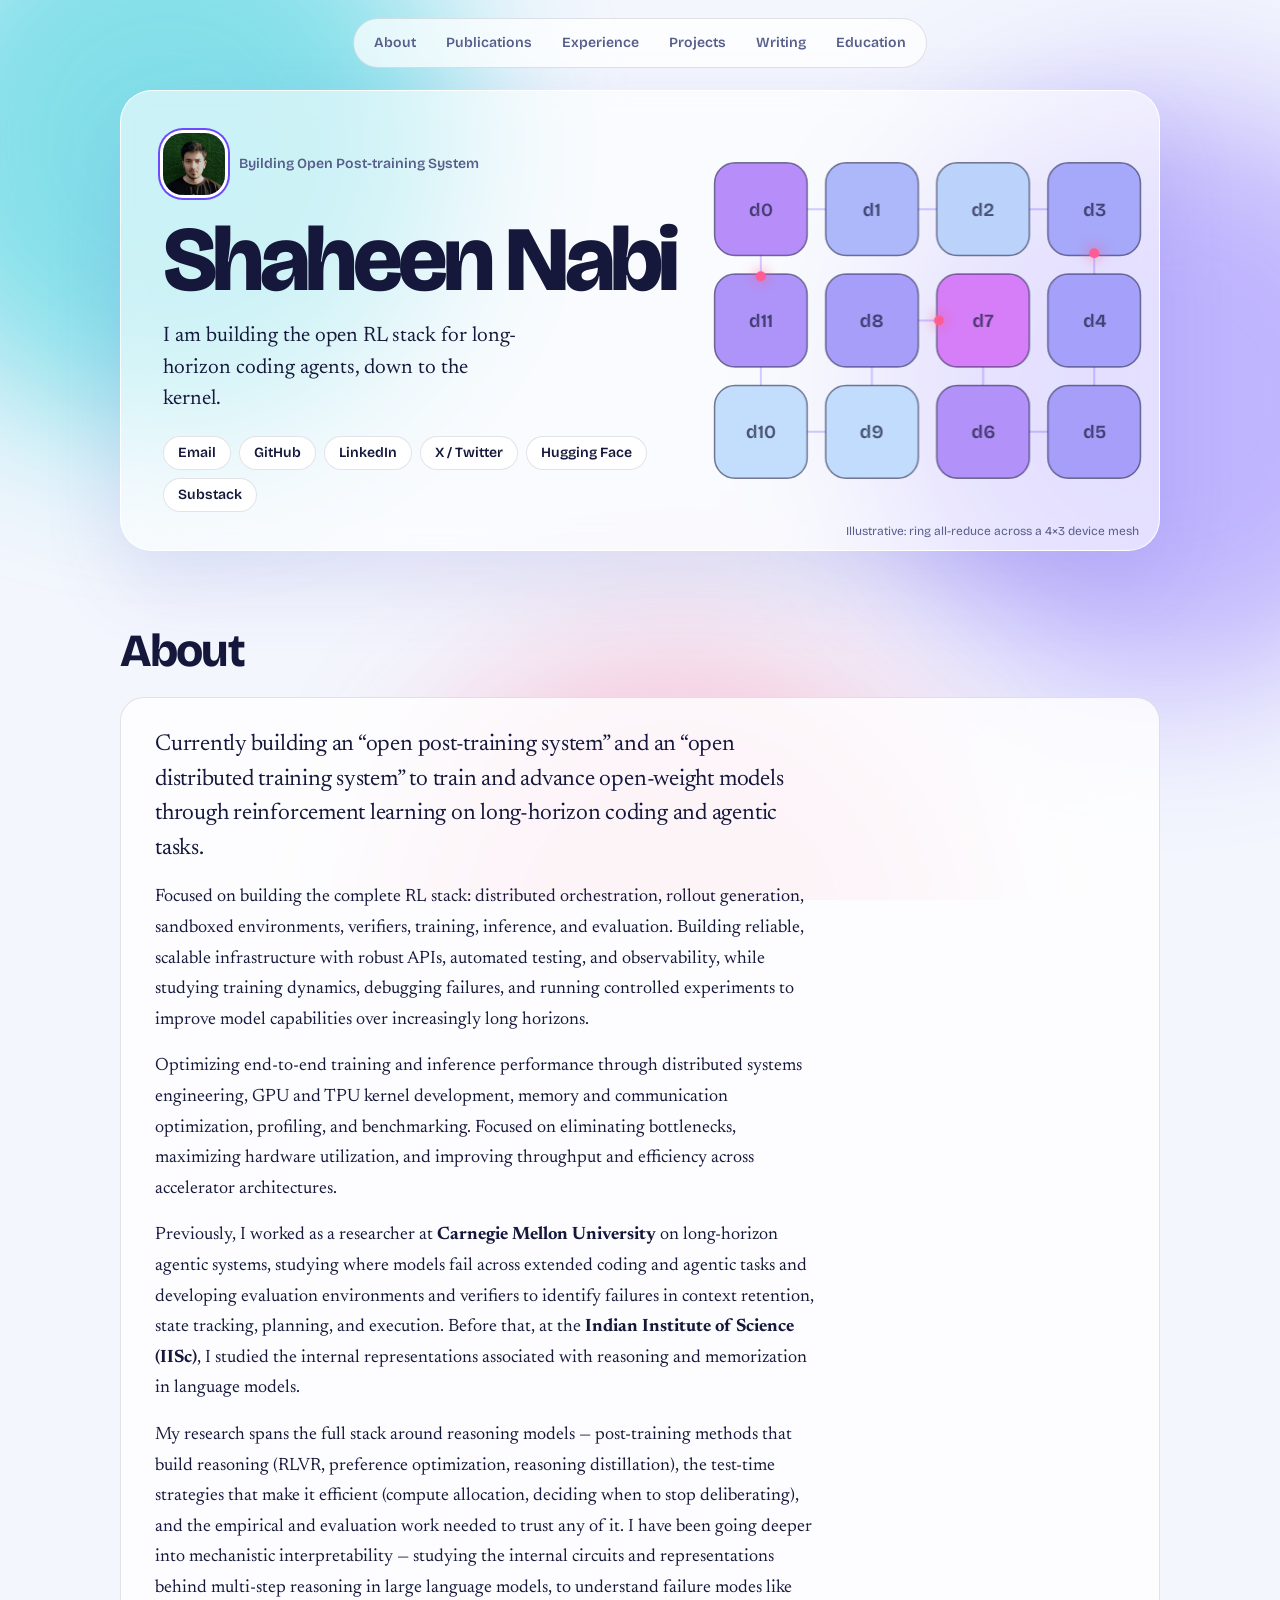
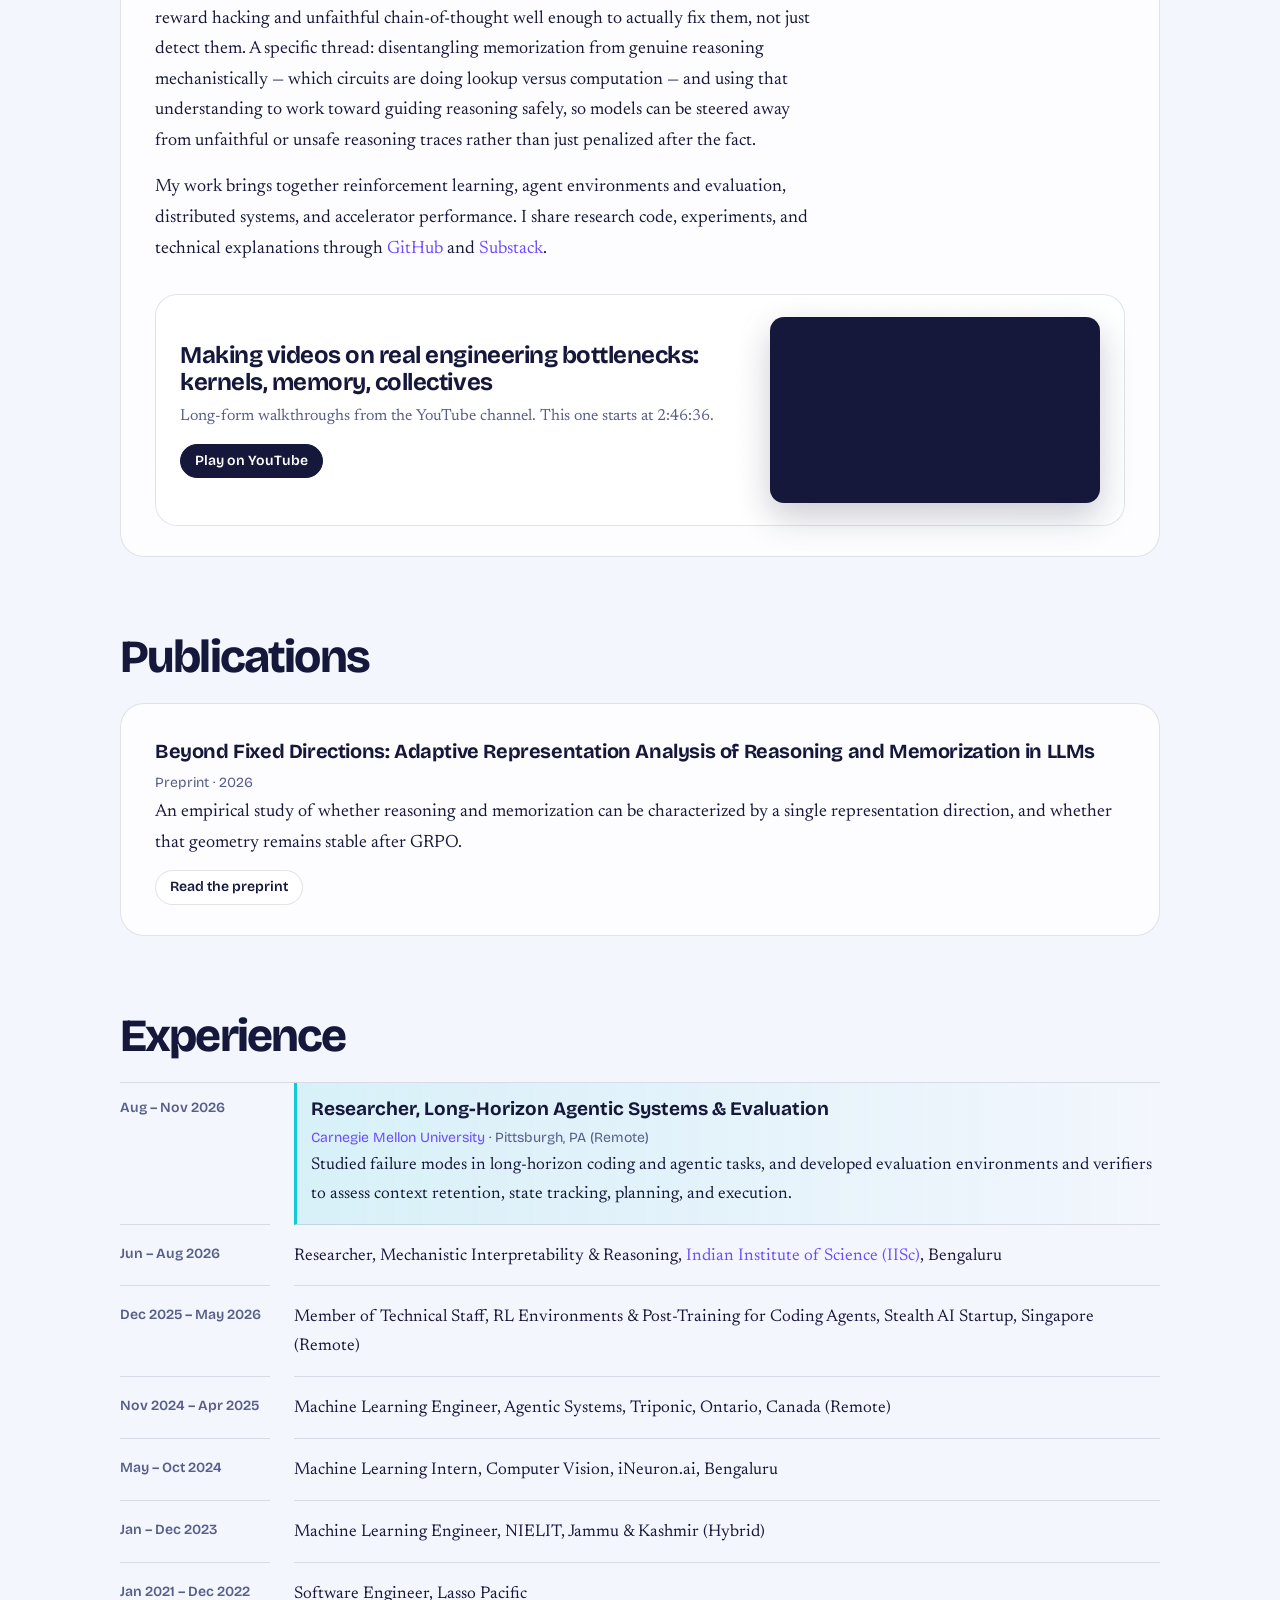
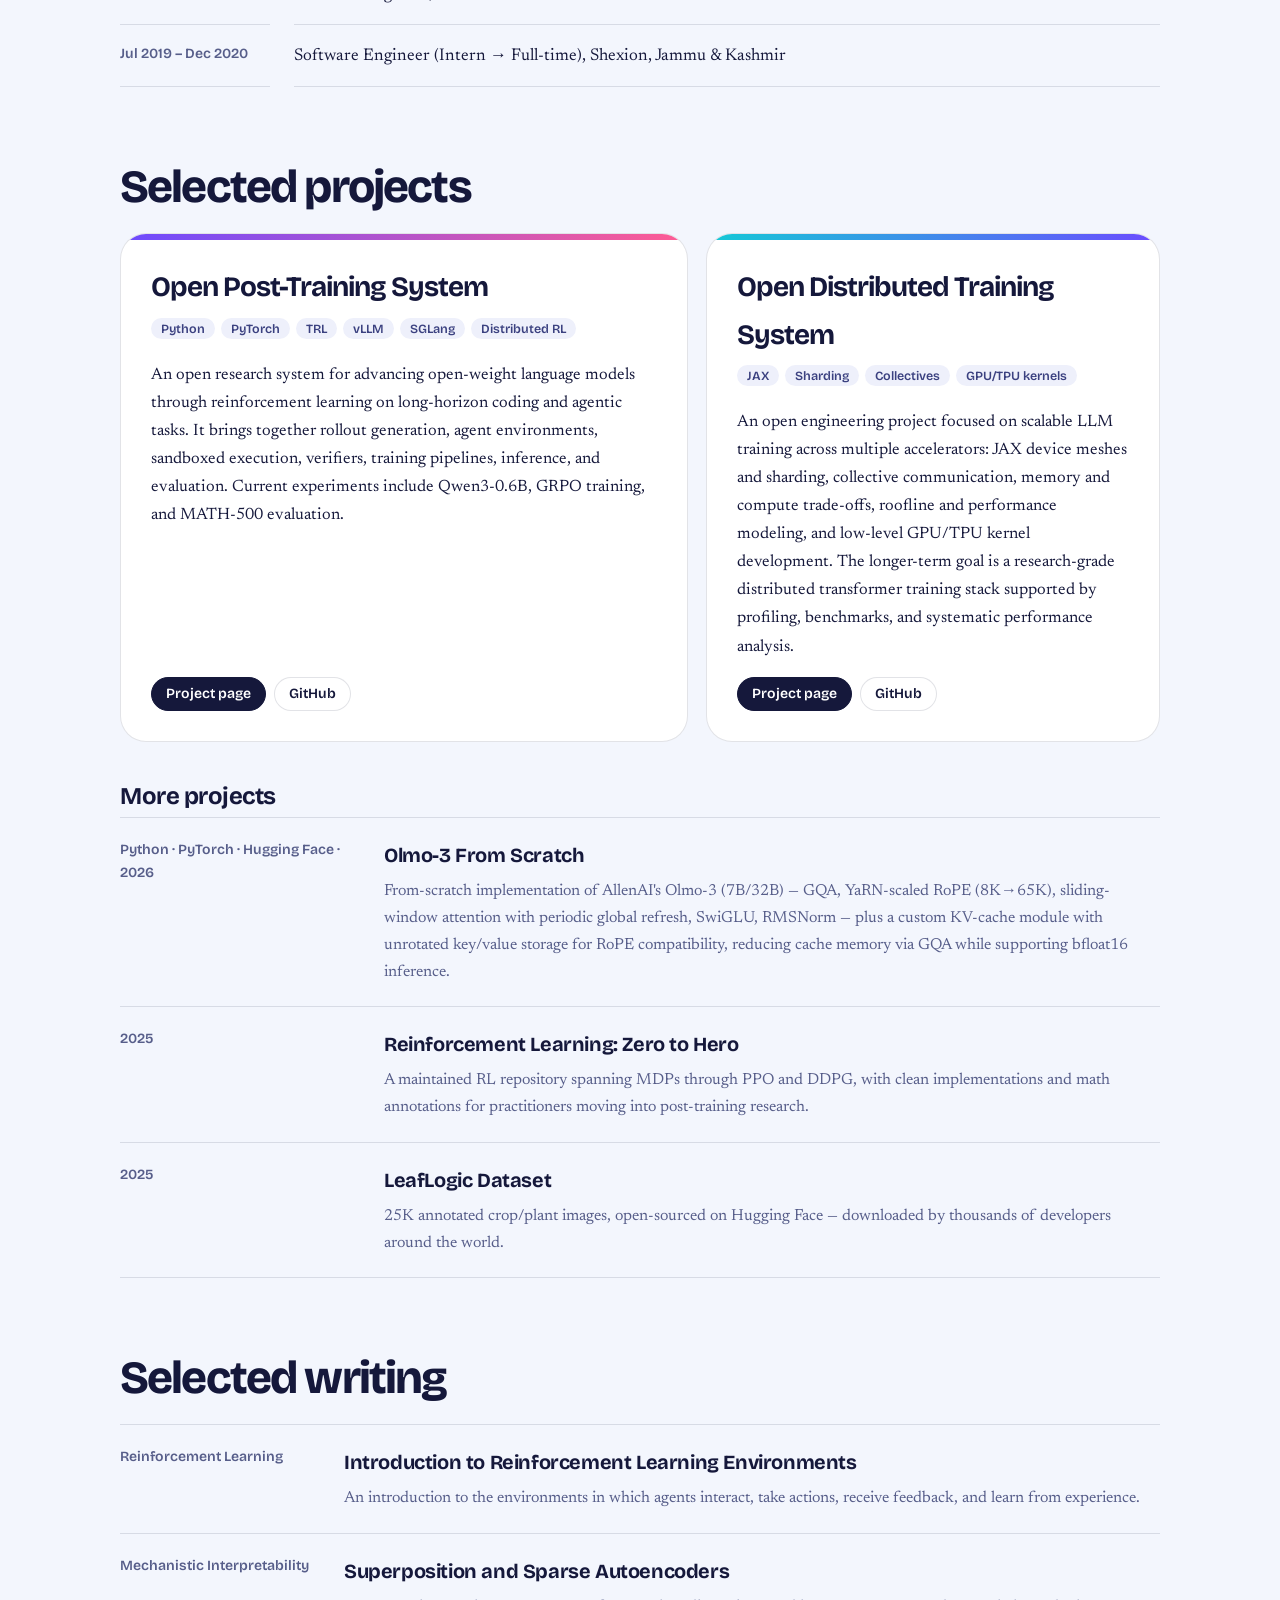
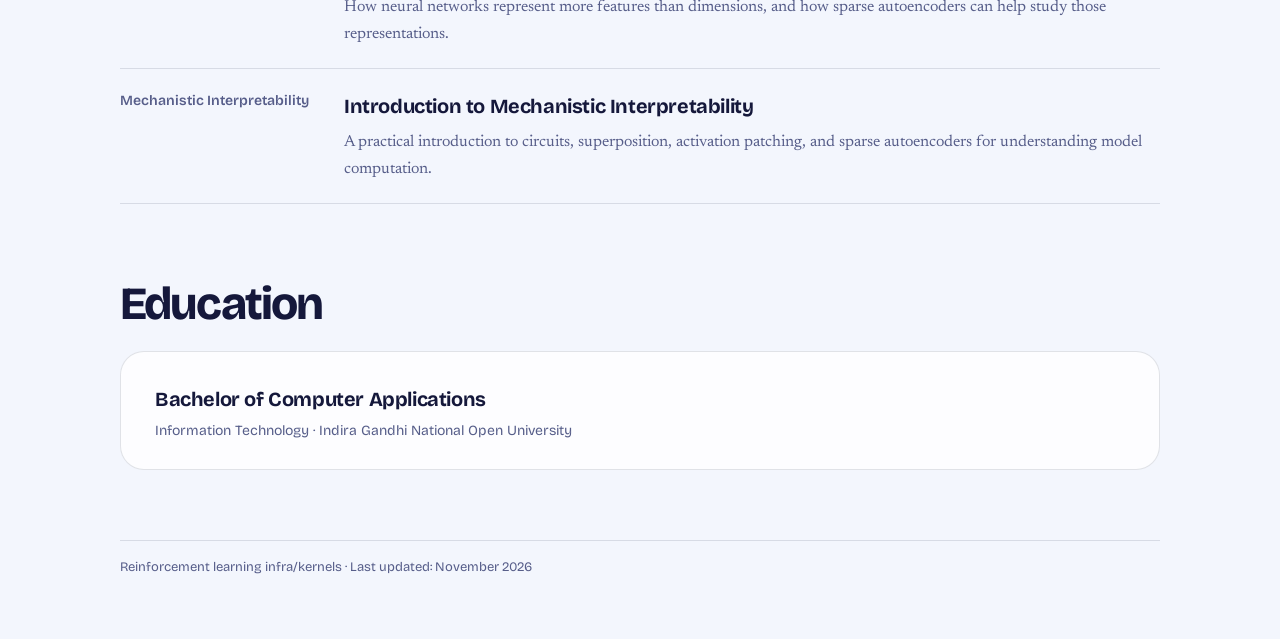
<file: index.html>
<!DOCTYPE html>
<html lang="en">
<head>
<meta charset="UTF-8"><meta name="viewport" content="width=device-width,initial-scale=1">
<meta name="description" content="Shaheen Nabi — Researcher and Research Engineer working on long-horizon agents, distributed reinforcement learning, open post-training systems, and accelerator performance engineering.">
<meta name="theme-color" content="#f3f6fd">
<title>Shaheen Nabi | Research Engineer</title>
<link rel="preconnect" href="https://fonts.googleapis.com"><link rel="preconnect" href="https://fonts.gstatic.com" crossorigin>
<link href="https://fonts.googleapis.com/css2?family=Bricolage+Grotesque:opsz,wght@12..96,500..800&family=Newsreader:ital,opsz,wght@0,6..72,400..600;1,6..72,400&display=swap" rel="stylesheet">
<link rel="stylesheet" href="assets/site.css">
</head>
<body>
<div class="aurora" aria-hidden="true"><i></i><i></i><i></i></div>
<div class="wrap">
<nav class="top" aria-label="Main navigation"><a href="#about">About</a><a href="#publications">Publications</a><a href="#experience">Experience</a><a href="#projects">Projects</a><a href="#writing">Writing</a><a href="#education">Education</a></nav>

<header class="stage">
  <div class="txt">
    <div class="me"><img src="Shaheen-Nabi.jpg" alt="Shaheen Nabi"><span>Byilding Open Post-training System<br></span></div>
    <h1>Shaheen Nabi</h1>
    <p class="lede">I am building the open RL stack for long-horizon coding agents, down to the kernel.</p>
    <div class="chips">
      <a href="mailto:devshaheen0@gmail.com">Email</a><a href="https://github.com/shaheennabi">GitHub</a><a href="https://www.linkedin.com/in/shaheennabi/">LinkedIn</a><a href="https://x.com/DevShaheen1">X / Twitter</a><a href="https://huggingface.co/devshaheen">Hugging Face</a><a href="https://substack.com/@shaheennabi">Substack</a>
    </div>
  </div>
  <div class="cv"><canvas id="mesh" role="img" aria-label="Animated device mesh with packets travelling around a ring"></canvas></div>
  <span class="cap">Illustrative: ring all-reduce across a 4×3 device mesh</span>
</header>

<h2 id="about">About</h2>
<div class="sheet"><div class="prose">
  <p class="big">Currently building an “open post-training system” and an “open distributed training system” to train and advance open-weight models through reinforcement learning on long-horizon coding and agentic tasks.</p>
  <p>Focused on building the complete RL stack: distributed orchestration, rollout generation, sandboxed environments, verifiers, training, inference, and evaluation. Building reliable, scalable infrastructure with robust APIs, automated testing, and observability, while studying training dynamics, debugging failures, and running controlled experiments to improve model capabilities over increasingly long horizons.</p>
  <p>Optimizing end-to-end training and inference performance through distributed systems engineering, GPU and TPU kernel development, memory and communication optimization, profiling, and benchmarking. Focused on eliminating bottlenecks, maximizing hardware utilization, and improving throughput and efficiency across accelerator architectures.</p>
  <p>Previously, I worked as a researcher at <strong>Carnegie Mellon University</strong> on long-horizon agentic systems, studying where models fail across extended coding and agentic tasks and developing evaluation environments and verifiers to identify failures in context retention, state tracking, planning, and execution. Before that, at the <strong>Indian Institute of Science (IISc)</strong>, I studied the internal representations associated with reasoning and memorization in language models.</p>
  <p>My research spans the full stack around reasoning models — post-training methods that build reasoning (RLVR, preference optimization, reasoning distillation), the test-time strategies that make it efficient (compute allocation, deciding when to stop deliberating), and the empirical and evaluation work needed to trust any of it. I have been going deeper into mechanistic interpretability — studying the internal circuits and representations behind multi-step reasoning in large language models, to understand failure modes like reward hacking and unfaithful chain-of-thought well enough to actually fix them, not just detect them. A specific thread: disentangling memorization from genuine reasoning mechanistically — which circuits are doing lookup versus computation — and using that understanding to work toward guiding reasoning safely, so models can be steered away from unfaithful or unsafe reasoning traces rather than just penalized after the fact.</p>
  <p>My work brings together reinforcement learning, agent environments and evaluation, distributed systems, and accelerator performance. I share research code, experiments, and technical explanations through <a href="https://github.com/shaheennabi">GitHub</a> and <a href="https://substack.com/@shaheennabi/posts">Substack</a>.</p>
</div>
  <div class="vid">
    <div>
      <h3>Making videos on real engineering bottlenecks: kernels, memory, collectives</h3>
      <p>Long-form walkthroughs from the YouTube channel. This one starts at 2:46:36.</p>
      <a class="btn pri" href="https://www.youtube.com/watch?v=OqHqZq-km5I&amp;t=9996s" target="_blank" rel="noopener noreferrer">Play on YouTube</a>
    </div>
    <div class="frame"><iframe src="https://www.youtube.com/embed/OqHqZq-km5I?start=9996&amp;rel=0&amp;playsinline=1" title="Shaheen Nabi — selected YouTube video" loading="lazy" referrerpolicy="strict-origin-when-cross-origin" allow="accelerometer; autoplay; clipboard-write; encrypted-media; gyroscope; picture-in-picture; web-share" allowfullscreen></iframe></div>
  </div>
</div>

<h2 id="publications">Publications</h2>
<div class="sheet">
  <h3>Beyond Fixed Directions: Adaptive Representation Analysis of Reasoning and Memorization in LLMs</h3>
  <span class="sub">Preprint · 2026</span>
  <p style="margin:0 0 12px">An empirical study of whether reasoning and memorization can be characterized by a single representation direction, and whether that geometry remains stable after GRPO.</p>
  <a class="btn" href="https://arxiv.org/html/2608.21919">Read the preprint</a>
</div>

<h2 id="experience">Experience</h2>
<dl class="tl">
  <dt>Aug – Nov 2026</dt><dd class="now"><b>Researcher, Long-Horizon Agentic Systems &amp; Evaluation</b><span class="sub"><a href="https://www.cmu.edu/">Carnegie Mellon University</a> · Pittsburgh, PA (Remote)</span>Studied failure modes in long-horizon coding and agentic tasks, and developed evaluation environments and verifiers to assess context retention, state tracking, planning, and execution.</dd>
  <dt>Jun – Aug 2026</dt><dd>Researcher, Mechanistic Interpretability &amp; Reasoning, <a href="https://iisc.ac.in/">Indian Institute of Science (IISc)</a>, Bengaluru</dd>
  <dt>Dec 2025 – May 2026</dt><dd>Member of Technical Staff, RL Environments &amp; Post-Training for Coding Agents, Stealth AI Startup, Singapore (Remote)</dd>
  <dt>Nov 2024 – Apr 2025</dt><dd>Machine Learning Engineer, Agentic Systems, Triponic, Ontario, Canada (Remote)</dd>
  <dt>May – Oct 2024</dt><dd>Machine Learning Intern, Computer Vision, iNeuron.ai, Bengaluru</dd>
  <dt>Jan – Dec 2023</dt><dd>Machine Learning Engineer, NIELIT, Jammu &amp; Kashmir (Hybrid)</dd>
  <dt>Jan 2021 – Dec 2022</dt><dd>Software Engineer, Lasso Pacific</dd>
  <dt>Jul 2019 – Dec 2020</dt><dd>Software Engineer (Intern → Full-time), Shexion, Jammu &amp; Kashmir</dd>
</dl>

<h2 id="projects">Selected projects</h2>
<div class="proj">
  <article class="card a">
    <h3>Open Post-Training System</h3>
    <div class="tags"><span>Python</span><span>PyTorch</span><span>TRL</span><span>vLLM</span><span>SGLang</span><span>Distributed RL</span></div>
    <p>An open research system for advancing open-weight language models through reinforcement learning on long-horizon coding and agentic tasks. It brings together rollout generation, agent environments, sandboxed execution, verifiers, training pipelines, inference, and evaluation. Current experiments include Qwen3-0.6B, GRPO training, and MATH-500 evaluation.</p>
    <div class="btns"><a class="btn pri" href="open-posttraining/index.html">Project page</a><a class="btn" href="https://github.com/shaheennabi/open-posttraining-system">GitHub</a></div>
  </article>
  <article class="card b">
    <h3>Open Distributed Training System</h3>
    <div class="tags"><span>JAX</span><span>Sharding</span><span>Collectives</span><span>GPU/TPU kernels</span></div>
    <p>An open engineering project focused on scalable LLM training across multiple accelerators: JAX device meshes and sharding, collective communication, memory and compute trade-offs, roofline and performance modeling, and low-level GPU/TPU kernel development. The longer-term goal is a research-grade distributed transformer training stack supported by profiling, benchmarks, and systematic performance analysis.</p>
    <div class="btns"><a class="btn pri" href="open-distributed-system/index.html">Project page</a><a class="btn" href="https://github.com/shaheennabi/open-distributed-training-framework">GitHub</a></div>
  </article>
</div>
<h3 style="margin:34px 0 0;font-size:24px">More projects</h3>
<div class="arts p">
  <a href="https://github.com/shaheennabi/Olmo3-from-scratch" target="_blank" rel="noopener noreferrer"><b>Python · PyTorch · Hugging Face · 2026</b><div><h3>Olmo-3 From Scratch</h3><p>From-scratch implementation of AllenAI's Olmo-3 (7B/32B) — GQA, YaRN-scaled RoPE (8K→65K), sliding-window attention with periodic global refresh, SwiGLU, RMSNorm — plus a custom KV-cache module with unrotated key/value storage for RoPE compatibility, reducing cache memory via GQA while supporting bfloat16 inference.</p></div></a>
  <a href="https://github.com/shaheennabi/Reinforcement-Learning-Zero-to-Hero" target="_blank" rel="noopener noreferrer"><b>2025</b><div><h3>Reinforcement Learning: Zero to Hero</h3><p>A maintained RL repository spanning MDPs through PPO and DDPG, with clean implementations and math annotations for practitioners moving into post-training research.</p></div></a>
  <a href="https://huggingface.co/devshaheen" target="_blank" rel="noopener noreferrer"><b>2025</b><div><h3>LeafLogic Dataset</h3><p>25K annotated crop/plant images, open-sourced on Hugging Face — downloaded by thousands of developers around the world.</p></div></a>
</div>

<h2 id="writing">Selected writing</h2>
<div class="arts">
  <a href="https://shaheennabi.substack.com/p/intro-to-reinforcement-learning-env" target="_blank" rel="noopener noreferrer"><b>Reinforcement Learning</b><div><h3>Introduction to Reinforcement Learning Environments</h3><p>An introduction to the environments in which agents interact, take actions, receive feedback, and learn from experience.</p></div></a>
  <a href="https://shaheennabi.substack.com/p/superposition-and-sparse-autoencoders" target="_blank" rel="noopener noreferrer"><b>Mechanistic Interpretability</b><div><h3>Superposition and Sparse Autoencoders</h3><p>How neural networks represent more features than dimensions, and how sparse autoencoders can help study those representations.</p></div></a>
  <a href="https://shaheennabi.substack.com/p/introduction-to-mechanistic-interpretability" target="_blank" rel="noopener noreferrer"><b>Mechanistic Interpretability</b><div><h3>Introduction to Mechanistic Interpretability</h3><p>A practical introduction to circuits, superposition, activation patching, and sparse autoencoders for understanding model computation.</p></div></a>
</div>

<h2 id="education">Education</h2>
<div class="sheet"><h3>Bachelor of Computer Applications</h3><span class="sub" style="margin:0">Information Technology · Indira Gandhi National Open University</span></div>

<footer>Reinforcement learning infra/kernels · Last updated: November 2026</footer>
</div>
<script src="assets/site.js"></script>
</body></html>
</file>
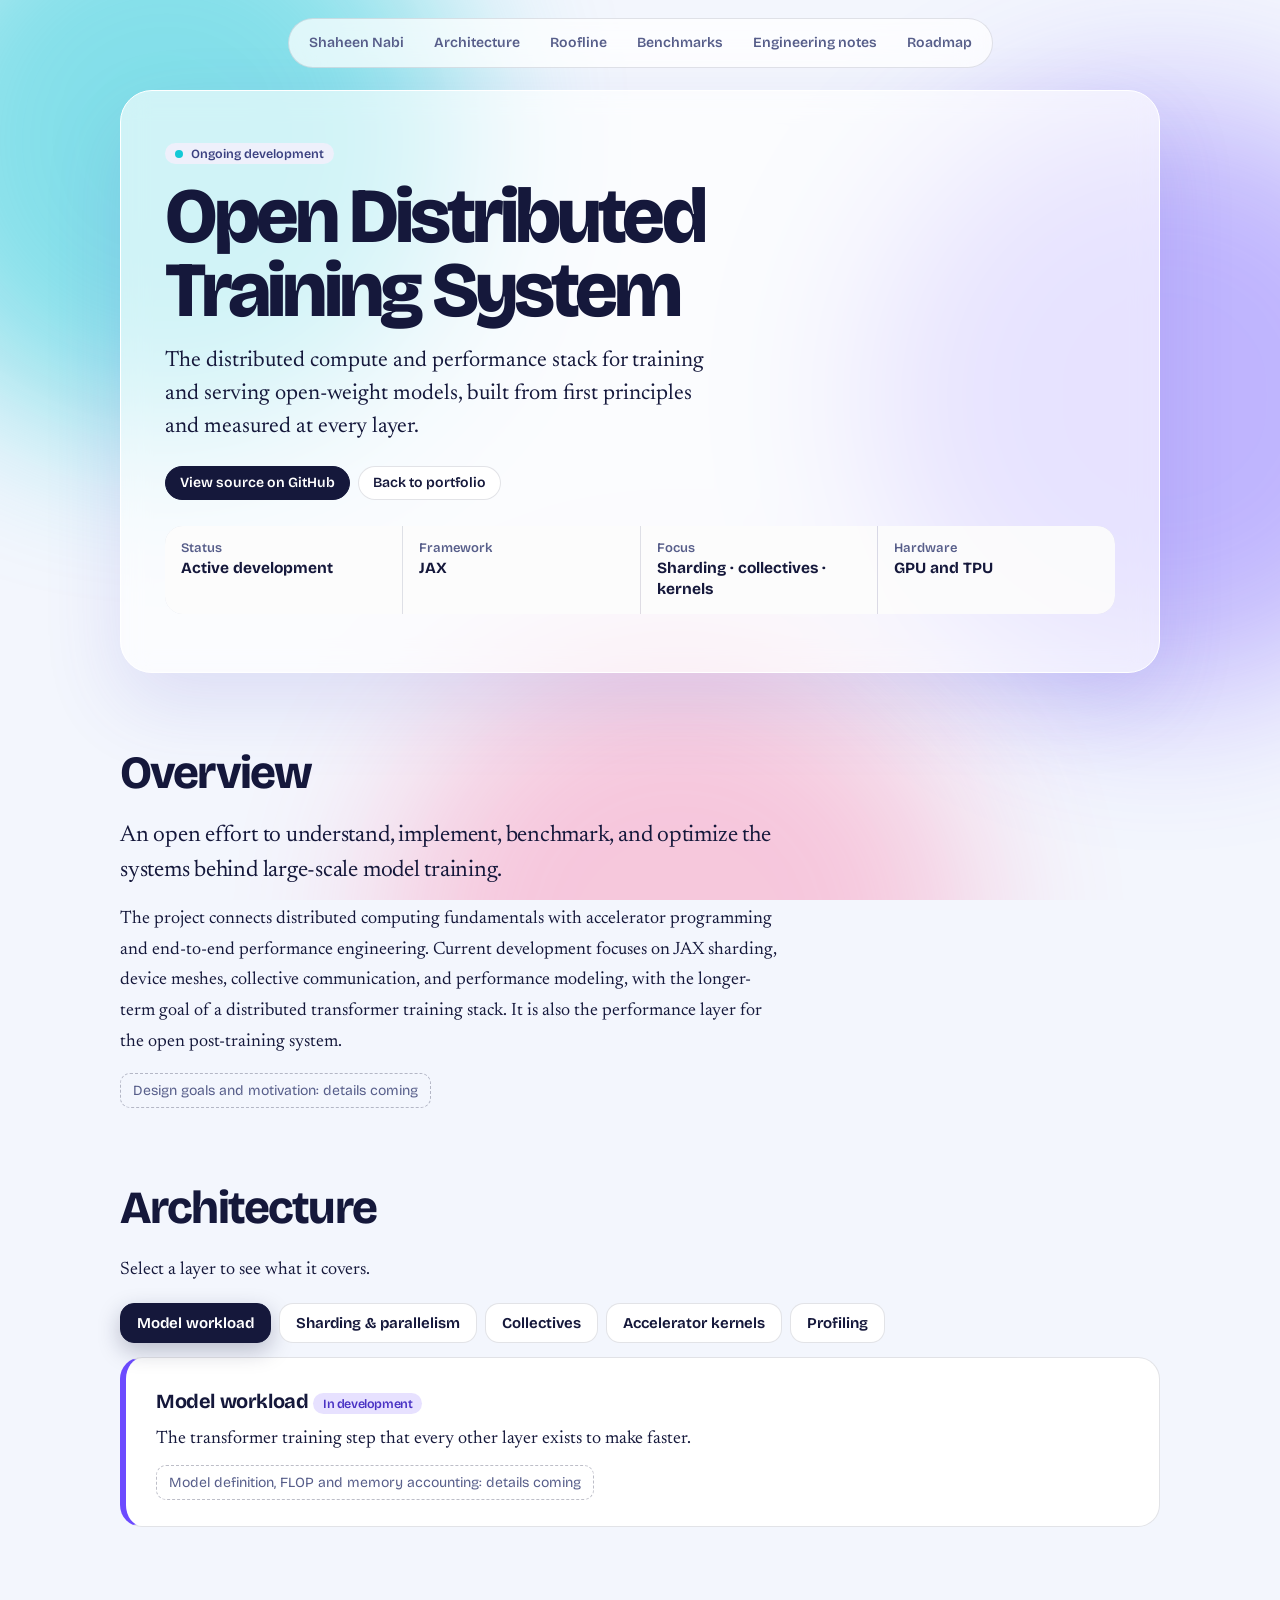
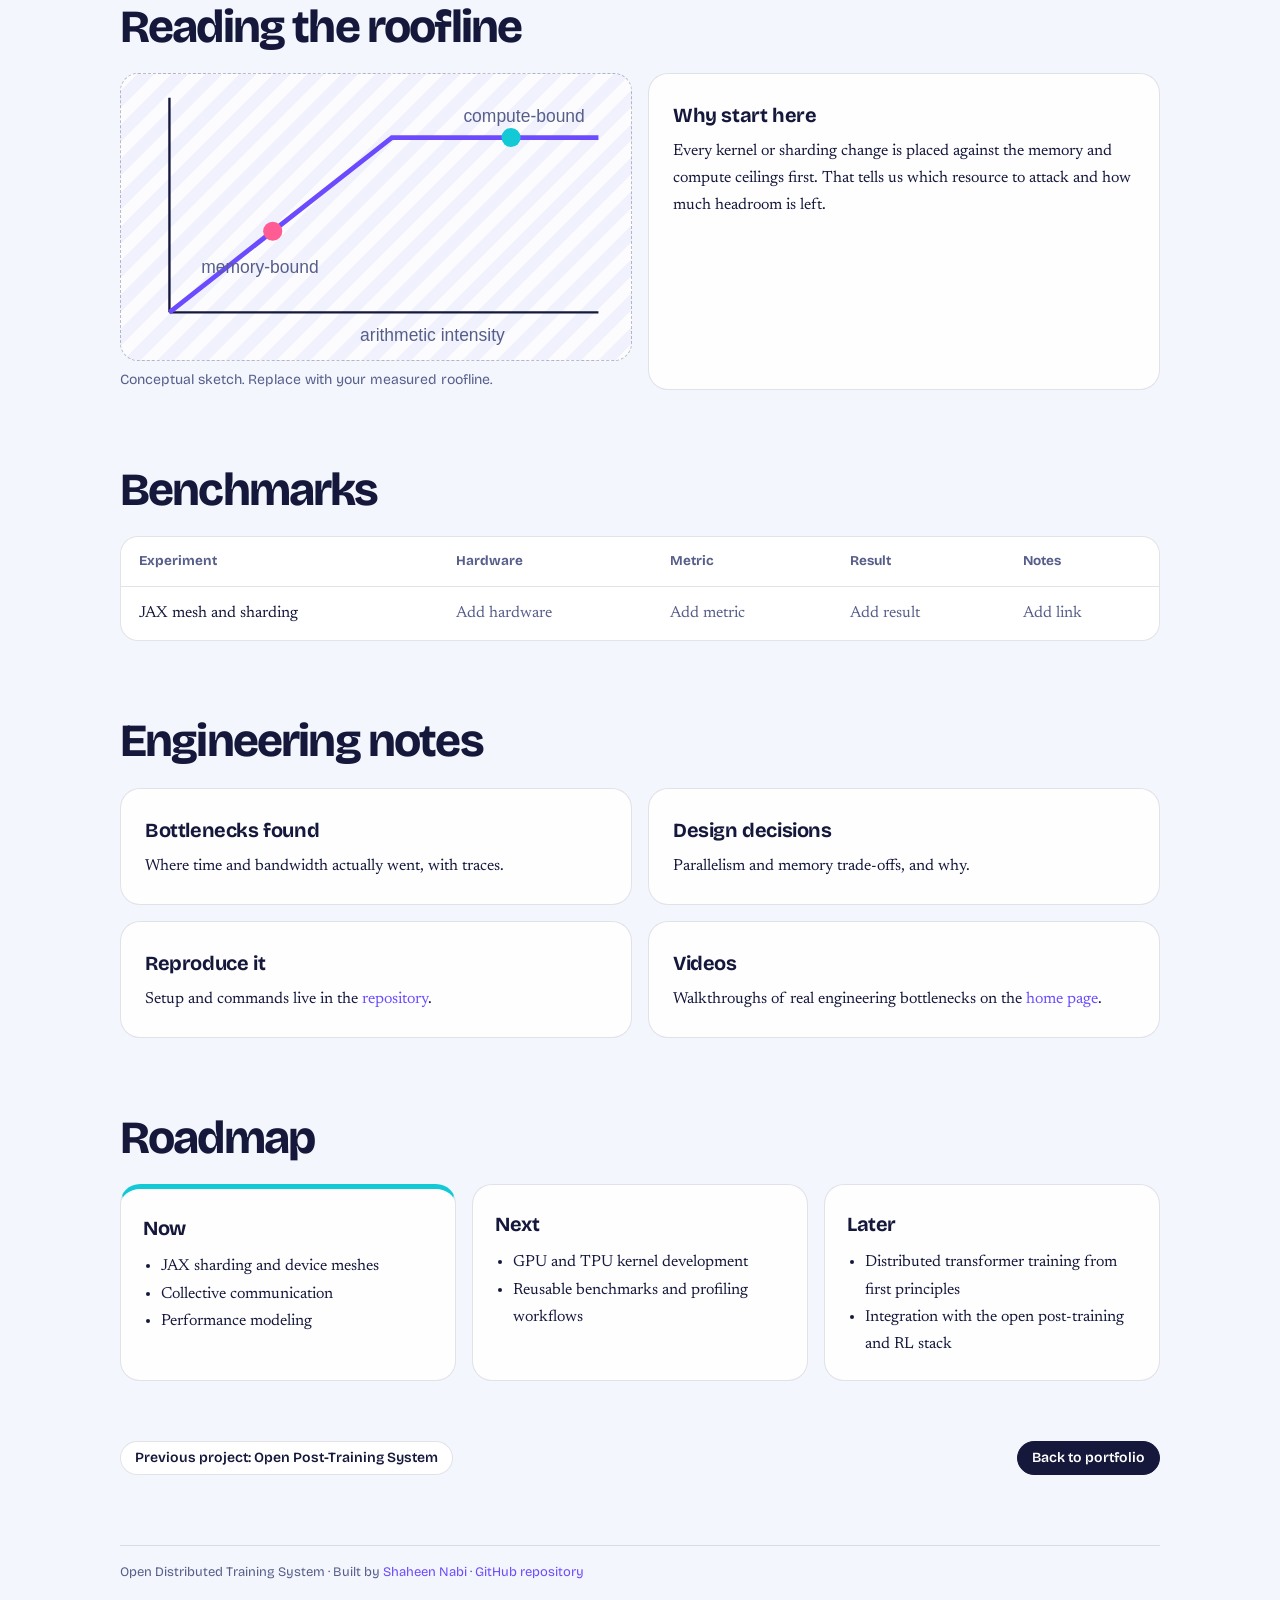
<file: open-distributed-system/index.html>
<!DOCTYPE html>
<html lang="en"><head><meta charset="UTF-8"><meta name="viewport" content="width=device-width,initial-scale=1">
<meta name="theme-color" content="#f3f6fd">
<link rel="preconnect" href="https://fonts.googleapis.com"><link rel="preconnect" href="https://fonts.gstatic.com" crossorigin>
<link href="https://fonts.googleapis.com/css2?family=Bricolage+Grotesque:opsz,wght@12..96,500..800&family=Newsreader:ital,opsz,wght@0,6..72,400..600;1,6..72,400&display=swap" rel="stylesheet">
<link rel="stylesheet" href="../assets/site.css">
<meta name="description" content="Open Distributed Training System — distributed compute and performance infrastructure for training and serving open-weight models.">
<title>Open Distributed Training System | Shaheen Nabi</title></head>
<body><div class="aurora" aria-hidden="true"><i></i><i></i><i></i></div>
<div class="wrap">
<nav class="top" aria-label="Page navigation"><a href="../index.html">Shaheen Nabi</a><a href="#architecture">Architecture</a><a href="#roofline">Roofline</a><a href="#runs">Benchmarks</a><a href="#notes">Engineering notes</a><a href="#roadmap">Roadmap</a></nav>

<header class="ph">
  <span class="chip">Ongoing development</span>
  <h1>Open Distributed Training System</h1>
  <p class="lede">The distributed compute and performance stack for training and serving open-weight models, built from first principles and measured at every layer.</p>
  <div class="chips"><a class="btn pri" href="https://github.com/shaheennabi/open-distributed-training-framework">View source on GitHub</a><a class="btn" href="../index.html">Back to portfolio</a></div>
  <!-- EDIT: update the four values below -->
  <dl class="glance"><div><dt>Status</dt><dd>Active development</dd></div><div><dt>Framework</dt><dd>JAX</dd></div><div><dt>Focus</dt><dd>Sharding · collectives · kernels</dd></div><div><dt>Hardware</dt><dd>GPU and TPU</dd></div></dl>
</header>

<h2>Overview</h2>
<div class="prose">
  <p class="big">An open effort to understand, implement, benchmark, and optimize the systems behind large-scale model training.</p>
  <p>The project connects distributed computing fundamentals with accelerator programming and end-to-end performance engineering. Current development focuses on JAX sharding, device meshes, collective communication, and performance modeling, with the longer-term goal of a distributed transformer training stack. It is also the performance layer for the open post-training system.</p>
  <!-- EDIT: add motivation and what you measured first -->
  <span class="todo">Design goals and motivation: details coming</span>
</div>

<h2 id="architecture">Architecture</h2>
<p class="prose">Select a layer to see what it covers.</p>
<div class="flow" role="tablist">
  <button role="tab" aria-selected="true" data-p="s1">Model workload</button><button role="tab" aria-selected="false" data-p="s2">Sharding &amp; parallelism</button><button role="tab" aria-selected="false" data-p="s3">Collectives</button><button role="tab" aria-selected="false" data-p="s4">Accelerator kernels</button><button role="tab" aria-selected="false" data-p="s5">Profiling</button>
</div>
<!-- EDIT: one panel per layer. Change the chip class to built / early / dev. -->
<div class="panel" id="s1"><h3>Model workload <span class="chip dev">In development</span></h3><p>The transformer training step that every other layer exists to make faster.</p><span class="todo">Model definition, FLOP and memory accounting: details coming</span></div>
<div class="panel" id="s2" hidden><h3>Sharding and parallelism <span class="chip early">Early</span></h3><p>JAX device meshes and sharding, with data and tensor parallelism across devices.</p><span class="todo">Mesh layout, partition specs, trade-offs: details coming</span></div>
<div class="panel" id="s3" hidden><h3>Collective communication <span class="chip early">Early</span></h3><p>Collective operations, communication patterns, synchronization, and data movement between devices.</p><span class="todo">All-reduce, all-gather, reduce-scatter measurements: details coming</span></div>
<div class="panel" id="s4" hidden><h3>Accelerator kernels <span class="chip dev">In development</span></h3><p>GPU and TPU programming: tiled computation, memory hierarchies, and kernel optimization.</p><span class="todo">Kernel designs, tiling choices, benchmarks: details coming</span></div>
<div class="panel" id="s5" hidden><h3>Profiling and performance modeling <span class="chip dev">In development</span></h3><p>Roofline analysis, profiling, and benchmarking to find the bottleneck before optimizing it.</p><span class="todo">Profiling workflow and case studies: details coming</span></div>

<h2 id="roofline">Reading the roofline</h2>
<div class="g2">
<figure class="fig"><div class="box"><svg viewBox="0 0 320 180" role="img" aria-label="Roofline sketch: performance rises with arithmetic intensity until it hits the compute ceiling"><path d="M30 150H300M30 150V15" stroke="#15183b" stroke-width="1.5" fill="none"/><path d="M30 150L170 40H300" stroke="#6c4bff" stroke-width="3" fill="none"/><circle cx="95" cy="99" r="6" fill="#ff5c93"/><circle cx="245" cy="40" r="6" fill="#14c9d6"/><g font-family="sans-serif" font-size="11" fill="#575e8a"><text x="50" y="125">memory-bound</text><text x="215" y="30">compute-bound</text><text x="150" y="168">arithmetic intensity</text></g></svg></div><figcaption>Conceptual sketch. Replace with your measured roofline.</figcaption></figure>
<div><h3>Why start here</h3><p>Every kernel or sharding change is placed against the memory and compute ceilings first. That tells us which resource to attack and how much headroom is left.</p></div>
</div>

<h2 id="runs">Benchmarks</h2>
<div class="tbl"><table>
<tr><th>Experiment</th><th>Hardware</th><th>Metric</th><th>Result</th><th>Notes</th></tr>
<!-- EDIT: copy a row for each benchmark -->
<tr><td>JAX mesh and sharding</td><td class="m">Add hardware</td><td class="m">Add metric</td><td class="m">Add result</td><td class="m">Add link</td></tr>
</table></div>

<h2 id="notes">Engineering notes</h2>
<!-- EDIT: profiling stories and design decisions. Duplicate a div. -->
<div class="g2">
<div><h3>Bottlenecks found</h3><p>Where time and bandwidth actually went, with traces.</p></div>
<div><h3>Design decisions</h3><p>Parallelism and memory trade-offs, and why.</p></div>
<div><h3>Reproduce it</h3><p>Setup and commands live in the <a href="https://github.com/shaheennabi/open-distributed-training-framework">repository</a>.</p></div>
<div><h3>Videos</h3><p>Walkthroughs of real engineering bottlenecks on the <a href="../index.html#about">home page</a>.</p></div>
</div>

<h2 id="roadmap">Roadmap</h2>
<div class="road">
<div><h3>Now</h3><ul><li>JAX sharding and device meshes</li><li>Collective communication</li><li>Performance modeling</li></ul></div>
<div><h3>Next</h3><ul><li>GPU and TPU kernel development</li><li>Reusable benchmarks and profiling workflows</li></ul></div>
<div><h3>Later</h3><ul><li>Distributed transformer training from first principles</li><li>Integration with the open post-training and RL stack</li></ul></div>
</div>

<div class="pn"><a class="btn" href="../open-posttraining/index.html">Previous project: Open Post-Training System</a><a class="btn pri" href="../index.html">Back to portfolio</a></div>
<footer>Open Distributed Training System · Built by <a href="https://shaheennabi.github.io/">Shaheen Nabi</a> · <a href="https://github.com/shaheennabi/open-distributed-training-framework">GitHub repository</a></footer>
</div><script src="../assets/site.js"></script></body></html>
</file>
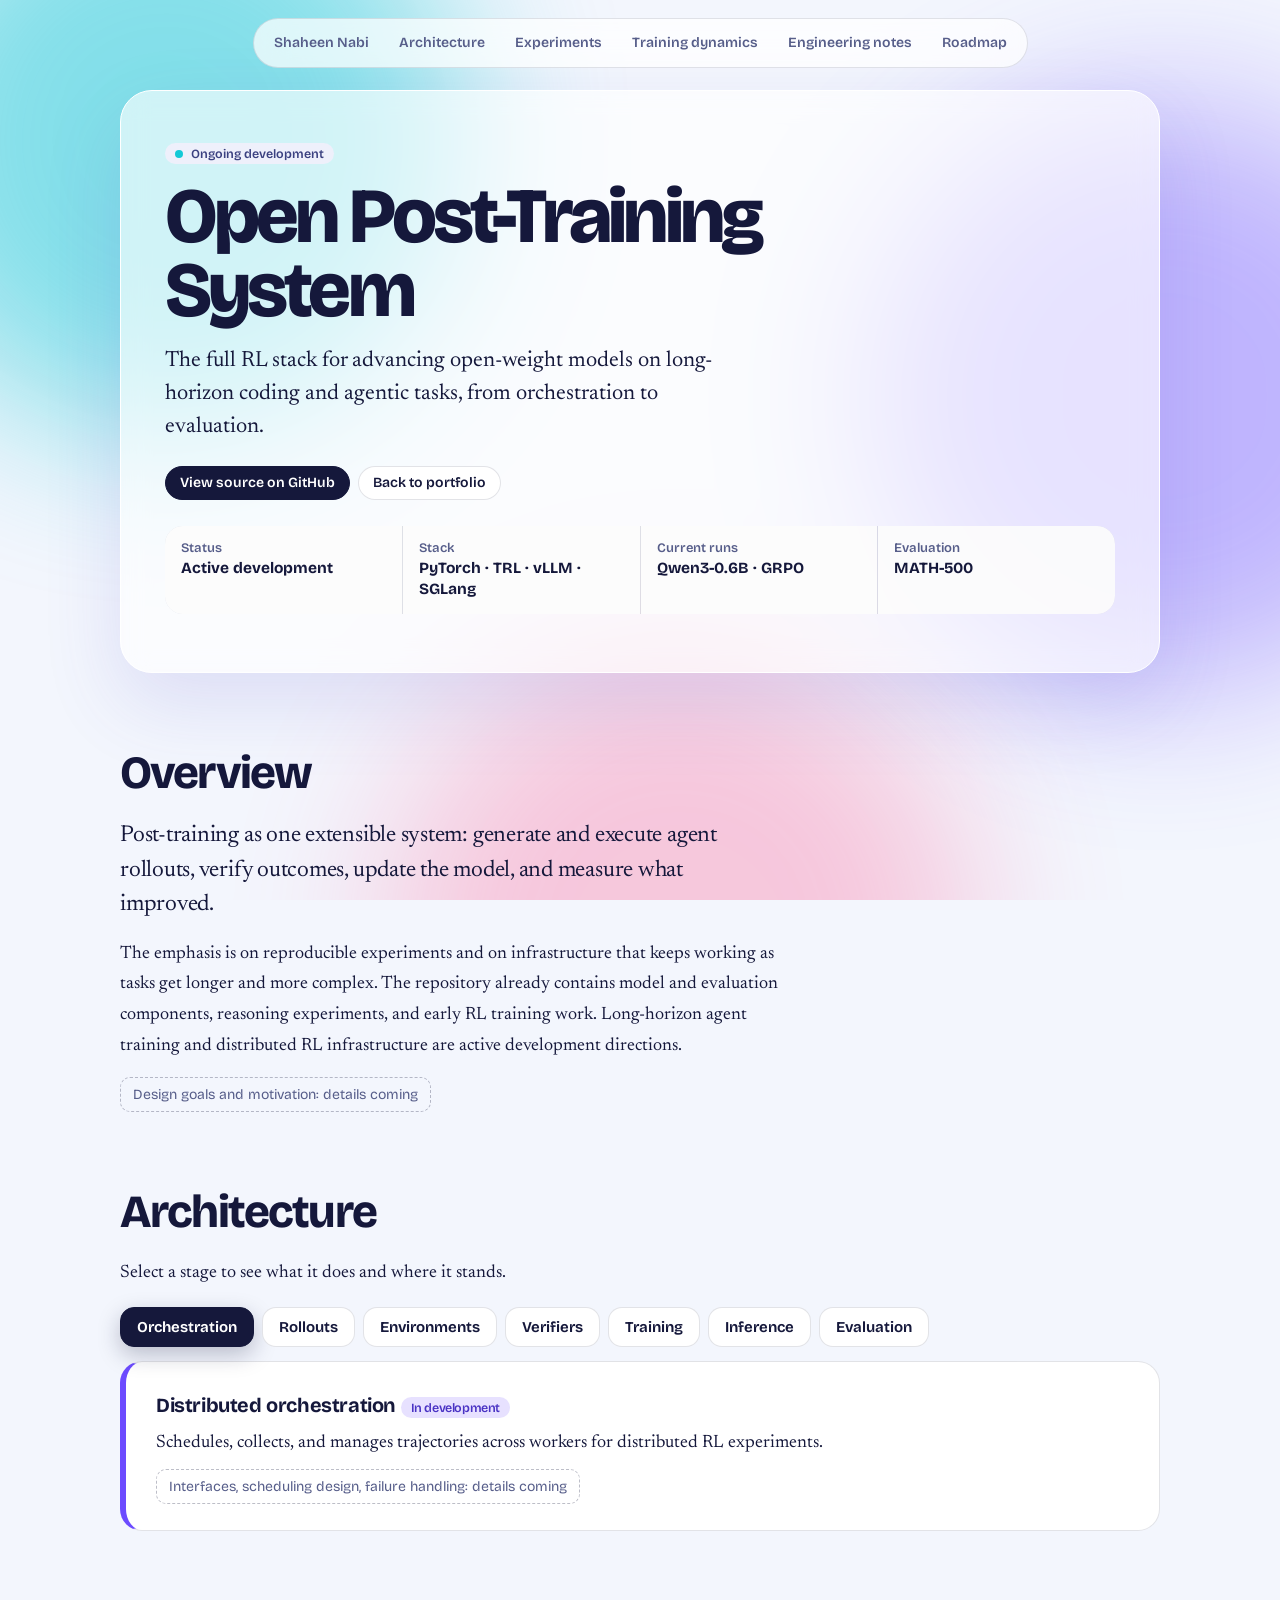
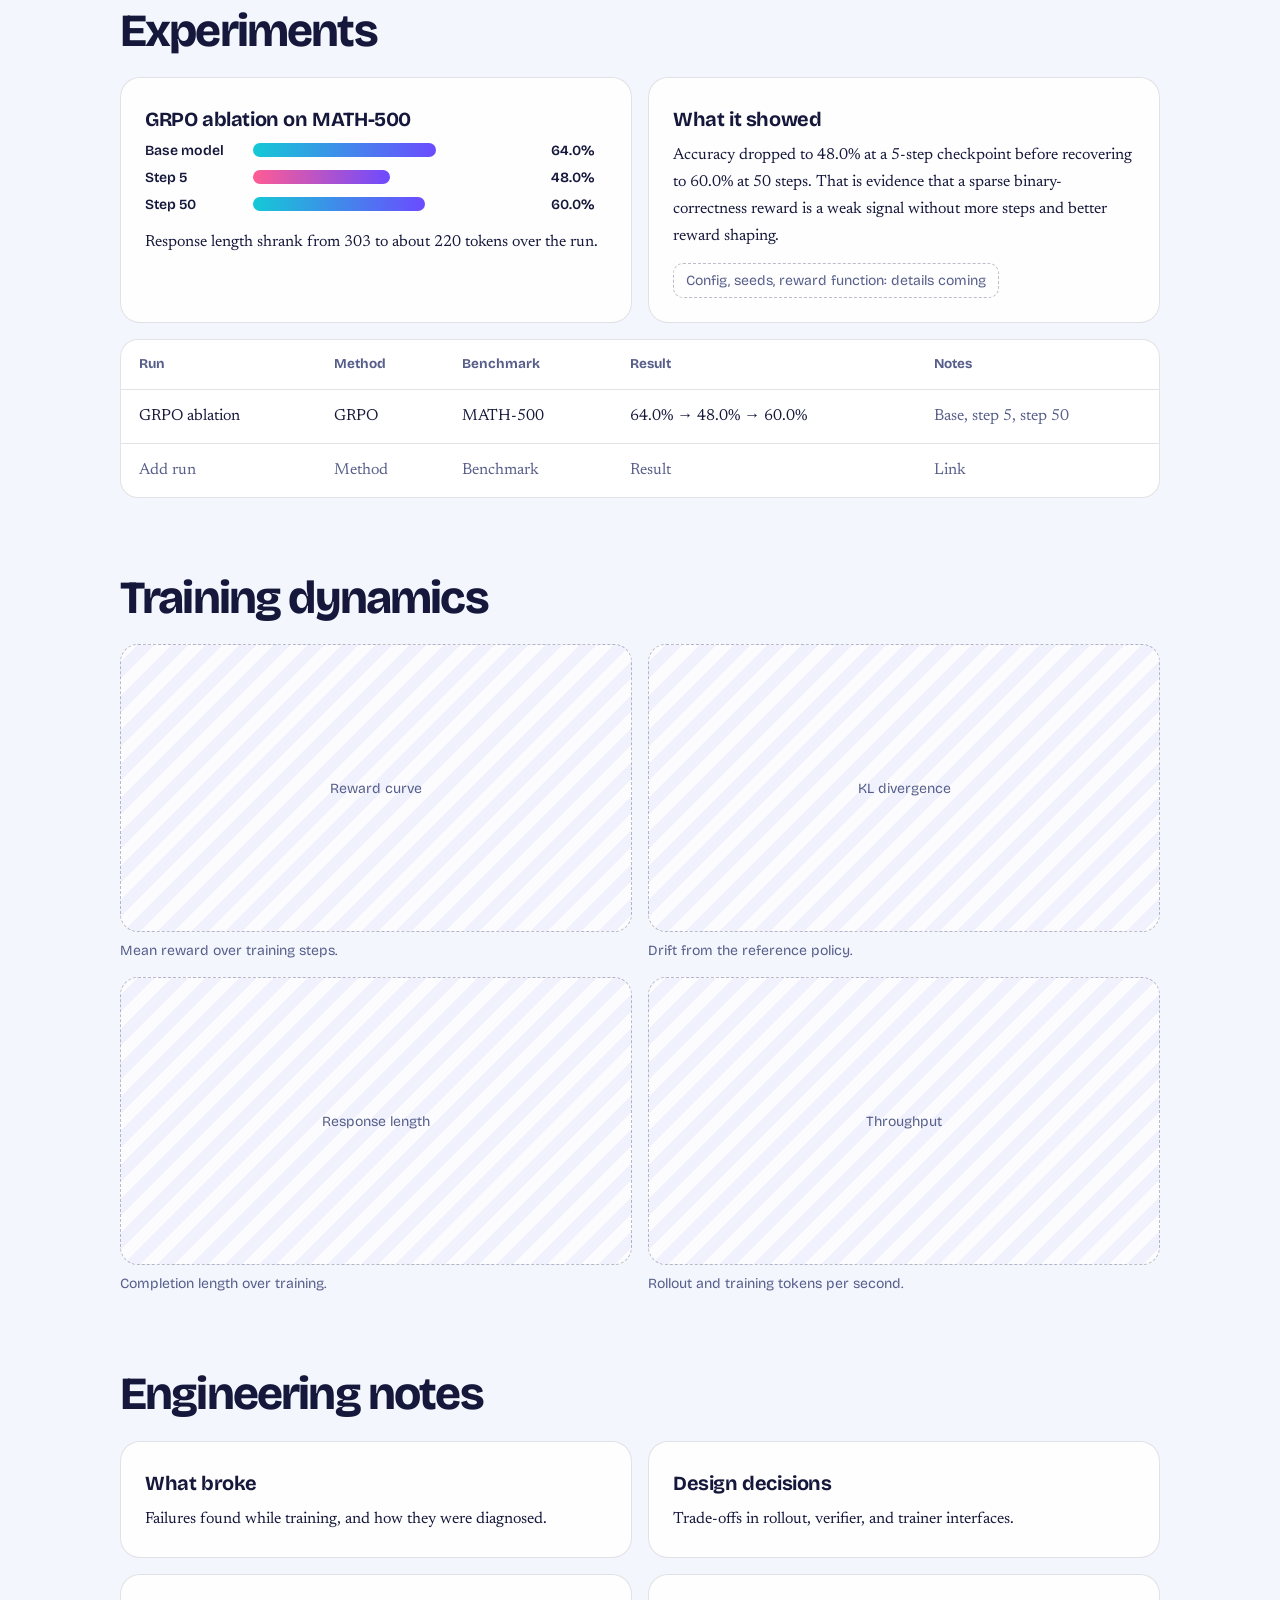
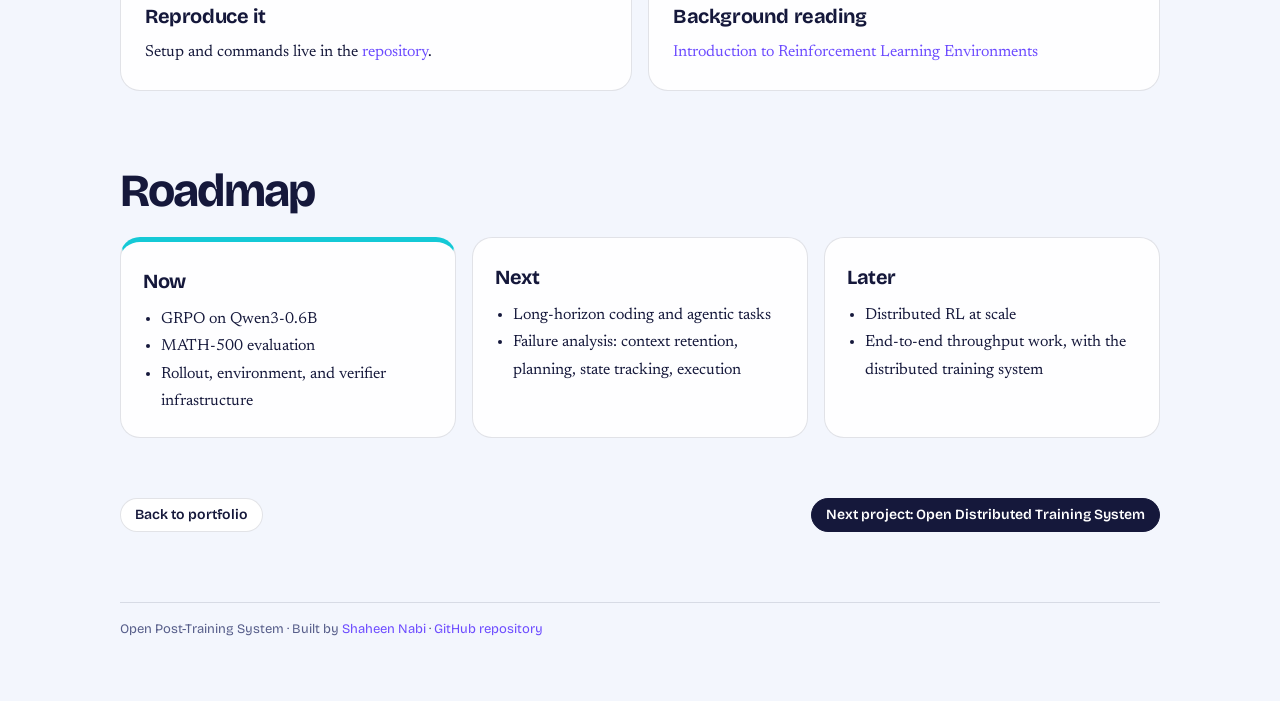
<file: open-posttraining/index.html>
<!DOCTYPE html>
<html lang="en"><head><meta charset="UTF-8"><meta name="viewport" content="width=device-width,initial-scale=1">
<meta name="theme-color" content="#f3f6fd">
<link rel="preconnect" href="https://fonts.googleapis.com"><link rel="preconnect" href="https://fonts.gstatic.com" crossorigin>
<link href="https://fonts.googleapis.com/css2?family=Bricolage+Grotesque:opsz,wght@12..96,500..800&family=Newsreader:ital,opsz,wght@0,6..72,400..600;1,6..72,400&display=swap" rel="stylesheet">
<link rel="stylesheet" href="../assets/site.css">
<meta name="description" content="Open Post-Training System — infrastructure for advancing open-weight models through reinforcement learning and long-horizon agent training.">
<title>Open Post-Training System | Shaheen Nabi</title></head>
<body><div class="aurora" aria-hidden="true"><i></i><i></i><i></i></div>
<div class="wrap">
<nav class="top" aria-label="Page navigation"><a href="../index.html">Shaheen Nabi</a><a href="#architecture">Architecture</a><a href="#runs">Experiments</a><a href="#figures">Training dynamics</a><a href="#notes">Engineering notes</a><a href="#roadmap">Roadmap</a></nav>

<header class="ph">
  <span class="chip">Ongoing development</span>
  <h1>Open Post-Training System</h1>
  <p class="lede">The full RL stack for advancing open-weight models on long-horizon coding and agentic tasks, from orchestration to evaluation.</p>
  <div class="chips"><a class="btn pri" href="https://github.com/shaheennabi/open-posttraining-system">View source on GitHub</a><a class="btn" href="../index.html">Back to portfolio</a></div>
  <!-- EDIT: update the four values below -->
  <dl class="glance"><div><dt>Status</dt><dd>Active development</dd></div><div><dt>Stack</dt><dd>PyTorch · TRL · vLLM · SGLang</dd></div><div><dt>Current runs</dt><dd>Qwen3-0.6B · GRPO</dd></div><div><dt>Evaluation</dt><dd>MATH-500</dd></div></dl>
</header>

<h2>Overview</h2>
<div class="prose">
  <p class="big">Post-training as one extensible system: generate and execute agent rollouts, verify outcomes, update the model, and measure what improved.</p>
  <p>The emphasis is on reproducible experiments and on infrastructure that keeps working as tasks get longer and more complex. The repository already contains model and evaluation components, reasoning experiments, and early RL training work. Long-horizon agent training and distributed RL infrastructure are active development directions.</p>
  <!-- EDIT: add motivation, design goals, and what makes this different from existing frameworks -->
  <span class="todo">Design goals and motivation: details coming</span>
</div>

<h2 id="architecture">Architecture</h2>
<p class="prose">Select a stage to see what it does and where it stands.</p>
<div class="flow" role="tablist">
  <button role="tab" aria-selected="true" data-p="s1">Orchestration</button><button role="tab" aria-selected="false" data-p="s2">Rollouts</button><button role="tab" aria-selected="false" data-p="s3">Environments</button><button role="tab" aria-selected="false" data-p="s4">Verifiers</button><button role="tab" aria-selected="false" data-p="s5">Training</button><button role="tab" aria-selected="false" data-p="s6">Inference</button><button role="tab" aria-selected="false" data-p="s7">Evaluation</button>
</div>
<!-- EDIT: one panel per stage. Change the chip class to built / early / dev and rewrite the text. -->
<div class="panel" id="s1"><h3>Distributed orchestration <span class="chip dev">In development</span></h3><p>Schedules, collects, and manages trajectories across workers for distributed RL experiments.</p><span class="todo">Interfaces, scheduling design, failure handling: details coming</span></div>
<div class="panel" id="s2" hidden><h3>Rollout generation <span class="chip dev">In development</span></h3><p>Generates trajectories with the current policy, using vLLM and SGLang for inference.</p><span class="todo">Throughput, batching, off-policy lag: details coming</span></div>
<div class="panel" id="s3" hidden><h3>Sandboxed environments <span class="chip dev">In development</span></h3><p>Long-horizon coding and tool-use tasks with controlled execution, state, and interaction traces.</p><span class="todo">Sandbox design, task format, isolation: details coming</span></div>
<div class="panel" id="s4" hidden><h3>Verifiers <span class="chip dev">In development</span></h3><p>Check task outcomes, localize failures, and score progress across multi-step trajectories.</p><span class="todo">Verifier types, reward design, hacking tests: details coming</span></div>
<div class="panel" id="s5" hidden><h3>RL training <span class="chip early">Early</span></h3><p>Policy updates with GRPO, currently on Qwen3-0.6B.</p><span class="todo">Objective, hyperparameters, stability notes: details coming</span></div>
<div class="panel" id="s6" hidden><h3>Inference <span class="chip dev">In development</span></h3><p>Serves the policy for rollouts and evaluation, and connects model execution to the training loop.</p><span class="todo">Weight sync, serving configuration: details coming</span></div>
<div class="panel" id="s7" hidden><h3>Evaluation <span class="chip built">In repository</span></h3><p>Evaluation components, with MATH-500 as the current benchmark.</p><span class="todo">Harness design, metrics, long-horizon evals: details coming</span></div>

<h2 id="runs">Experiments</h2>
<!-- EDIT: add a new .tbl block per run. Confirm the base model name in the first row. -->
<div class="g2">
<div><h3>GRPO ablation on MATH-500</h3><div class="bars" role="img" aria-label="MATH-500 accuracy: base 64.0 percent, step 5 48.0 percent, step 50 60.0 percent">
<div><span>Base model</span><i style="width:64%"></i><span>64.0%</span></div>
<div class="lo"><span>Step 5</span><i style="width:48%"></i><span>48.0%</span></div>
<div><span>Step 50</span><i style="width:60%"></i><span>60.0%</span></div></div>
<p>Response length shrank from 303 to about 220 tokens over the run.</p></div>
<div><h3>What it showed</h3><p>Accuracy dropped to 48.0% at a 5-step checkpoint before recovering to 60.0% at 50 steps. That is evidence that a sparse binary-correctness reward is a weak signal without more steps and better reward shaping.</p><span class="todo" style="margin-top:12px">Config, seeds, reward function: details coming</span></div>
</div>
<div class="tbl" style="margin-top:16px"><table>
<tr><th>Run</th><th>Method</th><th>Benchmark</th><th>Result</th><th>Notes</th></tr>
<tr><td>GRPO ablation</td><td>GRPO</td><td>MATH-500</td><td>64.0% → 48.0% → 60.0%</td><td class="m">Base, step 5, step 50</td></tr>
<tr><td class="m">Add run</td><td class="m">Method</td><td class="m">Benchmark</td><td class="m">Result</td><td class="m">Link</td></tr>
</table></div>

<h2 id="figures">Training dynamics</h2>
<!-- EDIT: replace the placeholder text inside .box with <img src="/open-posttraining/reward.png" alt="..."> -->
<div class="g2">
<figure class="fig"><div class="box">Reward curve</div><figcaption>Mean reward over training steps.</figcaption></figure>
<figure class="fig"><div class="box">KL divergence</div><figcaption>Drift from the reference policy.</figcaption></figure>
<figure class="fig"><div class="box">Response length</div><figcaption>Completion length over training.</figcaption></figure>
<figure class="fig"><div class="box">Throughput</div><figcaption>Rollout and training tokens per second.</figcaption></figure>
</div>

<h2 id="notes">Engineering notes</h2>
<!-- EDIT: failures, debugging stories, design decisions. Duplicate a div. -->
<div class="g2">
<div><h3>What broke</h3><p>Failures found while training, and how they were diagnosed.</p></div>
<div><h3>Design decisions</h3><p>Trade-offs in rollout, verifier, and trainer interfaces.</p></div>
<div><h3>Reproduce it</h3><p>Setup and commands live in the <a href="https://github.com/shaheennabi/open-posttraining-system">repository</a>.</p></div>
<div><h3>Background reading</h3><p><a href="https://shaheennabi.substack.com/p/intro-to-reinforcement-learning-env">Introduction to Reinforcement Learning Environments</a></p></div>
</div>

<h2 id="roadmap">Roadmap</h2>
<div class="road">
<div><h3>Now</h3><ul><li>GRPO on Qwen3-0.6B</li><li>MATH-500 evaluation</li><li>Rollout, environment, and verifier infrastructure</li></ul></div>
<div><h3>Next</h3><ul><li>Long-horizon coding and agentic tasks</li><li>Failure analysis: context retention, planning, state tracking, execution</li></ul></div>
<div><h3>Later</h3><ul><li>Distributed RL at scale</li><li>End-to-end throughput work, with the distributed training system</li></ul></div>
</div>

<div class="pn"><a class="btn" href="../index.html">Back to portfolio</a><a class="btn pri" href="../open-distributed-system/index.html">Next project: Open Distributed Training System</a></div>
<footer>Open Post-Training System · Built by <a href="https://shaheennabi.github.io/">Shaheen Nabi</a> · <a href="https://github.com/shaheennabi/open-posttraining-system">GitHub repository</a></footer>
</div><script src="../assets/site.js"></script></body></html>
</file>
<file: assets/site.css>
:root{--paper:#f3f6fd;--ink:#15183b;--mut:#575e8a;--line:rgba(21,24,59,.12);--aq:#14c9d6;--vi:#6c4bff;--ro:#ff5c93;--sun:#ffc043;--d:"Bricolage Grotesque",ui-sans-serif,system-ui,sans-serif;--b:Newsreader,Georgia,serif;--w:1040px;color-scheme:light}
*{box-sizing:border-box}html{scroll-behavior:smooth;scroll-padding-top:90px}
body{margin:0;background:var(--paper);color:var(--ink);font:18px/1.7 var(--b);-webkit-font-smoothing:antialiased;overflow-x:hidden}
.aurora{position:fixed;inset:0;z-index:-1;overflow:hidden;pointer-events:none}
.aurora i{position:absolute;width:46vw;height:46vw;border-radius:50%;filter:blur(80px);opacity:.5;animation:drift 22s ease-in-out infinite alternate}
.aurora i:nth-child(1){background:var(--aq);left:-10vw;top:-12vw}.aurora i:nth-child(2){background:var(--vi);right:-14vw;top:8vw;animation-delay:-7s;opacity:.38}.aurora i:nth-child(3){background:var(--ro);left:30vw;bottom:-26vw;animation-delay:-13s;opacity:.3}
@keyframes drift{to{transform:translate(6vw,5vw) scale(1.12)}}
a{color:var(--vi);text-decoration:none}a:hover{text-decoration:underline;text-underline-offset:3px}
a:focus-visible,button:focus-visible{outline:3px solid var(--vi);outline-offset:3px;border-radius:8px}
.wrap{width:min(var(--w),100% - 36px);margin:0 auto;padding:18px 0 64px}
h1,h2,h3,nav,.ui,button,.chip,th{font-family:var(--d)}
nav.top{position:sticky;top:12px;z-index:20;display:flex;flex-wrap:wrap;justify-content:center;gap:2px;width:fit-content;max-width:100%;margin:0 auto 22px;padding:6px;border:1px solid var(--line);border-radius:99px;background:rgba(255,255,255,.72);backdrop-filter:blur(16px);font-size:14px;font-weight:600}
nav.top a{padding:6px 14px;border-radius:99px;color:var(--mut)}nav.top a:hover{background:#fff;color:var(--ink);text-decoration:none}
.stage{position:relative;display:grid;grid-template-columns:1.1fr .9fr;gap:8px;overflow:hidden;border:1px solid rgba(255,255,255,.9);border-radius:32px;background:rgba(255,255,255,.58);backdrop-filter:blur(14px);box-shadow:0 30px 80px rgba(80,70,200,.14)}
.stage .txt{padding:42px 0 38px 42px}.cv{position:relative;min-height:340px}.cv canvas{position:absolute;inset:0;width:100%;height:100%;display:block}
.me{display:flex;align-items:center;gap:14px;margin-bottom:22px}.me img{width:62px;height:62px;border-radius:20px;object-fit:cover;box-shadow:0 0 0 3px #fff,0 0 0 5px var(--vi)}
.me span{font:600 14px/1.4 var(--d);color:var(--mut)}
h1{font-size:clamp(46px,7.4vw,92px);line-height:.94;letter-spacing:-.05em;margin:0 0 18px;font-weight:800}
.stage p.lede{font-size:21px;line-height:1.5;margin:0 0 20px;max-width:30ch}
.chips{display:flex;flex-wrap:wrap;gap:8px}.chips a,.btn{display:inline-block;padding:7px 14px;border:1px solid var(--line);border-radius:99px;background:#fff;color:var(--ink);font:600 14px/1.3 var(--d);transition:transform .15s,box-shadow .15s}
.chips a:hover,.btn:hover{text-decoration:none;transform:translateY(-2px);box-shadow:0 8px 20px rgba(108,75,255,.18)}
.btn.pri{background:var(--ink);color:#fff;border-color:var(--ink)}
.cap{position:absolute;right:20px;bottom:12px;font:12px var(--d);color:var(--mut)}
h2{font-size:clamp(30px,4.4vw,46px);line-height:1.05;letter-spacing:-.04em;margin:76px 0 22px;font-weight:750}
h3{font-size:20px;letter-spacing:-.02em;margin:0 0 6px;font-weight:700}
.prose{max-width:66ch}.prose p{margin:0 0 16px}.prose p.big{font-size:23px;line-height:1.5;letter-spacing:-.01em}
.sheet{padding:30px 34px;border:1px solid var(--line);border-radius:24px;background:rgba(255,255,255,.8)}
.vid{display:grid;grid-template-columns:1fr 330px;gap:26px;align-items:center;margin-top:30px;padding:22px 24px;border-radius:22px;background:linear-gradient(120deg,#fff,rgba(255,255,255,.55));border:1px solid var(--line)}
.vid h3{font-size:24px;line-height:1.15}.vid p{margin:6px 0 14px;font-size:16px;color:var(--mut)}
.frame{aspect-ratio:16/9;border-radius:14px;overflow:hidden;background:var(--ink);box-shadow:0 14px 34px rgba(21,24,59,.22)}.frame iframe{width:100%;height:100%;border:0;display:block}
.tl{display:grid;grid-template-columns:150px 1fr;gap:4px 24px;border-top:1px solid var(--line)}
.tl>*{padding:14px 0;border-bottom:1px solid var(--line)}.tl dt{font:600 14px/1.6 var(--d);color:var(--mut)}.tl dd{margin:0;font-size:17px}
.tl dd b{font:700 19px var(--d)}.tl dd.now{background:linear-gradient(90deg,rgba(20,201,214,.12),transparent);padding-left:14px;border-left:3px solid var(--aq)}
.sub{display:block;font:14px var(--d);color:var(--mut);margin:2px 0 6px}
.proj{display:grid;grid-template-columns:1.25fr 1fr;gap:18px}
.card{position:relative;display:flex;flex-direction:column;padding:30px;border-radius:26px;background:#fff;border:1px solid var(--line);overflow:hidden}
.card::before{content:"";position:absolute;inset:0 0 auto;height:6px;background:linear-gradient(90deg,var(--c1),var(--c2))}
.card.a{--c1:var(--vi);--c2:var(--ro)}.card.b{--c1:var(--aq);--c2:var(--vi)}
.card h3{font-size:28px;letter-spacing:-.035em}.card p{font-size:16.5px;margin:8px 0 16px}.card .btns{margin-top:auto;display:flex;gap:8px;flex-wrap:wrap}
.tags{display:flex;flex-wrap:wrap;gap:6px;margin:0 0 14px}.tags span,.chip{padding:3px 10px;border-radius:99px;background:#eef0fb;font:600 12.5px var(--d);color:#3b4180}
.arts a{display:grid;grid-template-columns:200px 1fr;gap:6px 24px;padding:20px 0;border-top:1px solid var(--line);color:var(--ink)}
.arts a:last-child{border-bottom:1px solid var(--line)}.arts a:hover{text-decoration:none}.arts a:hover h3{color:var(--vi)}.arts b{font:600 14px/1.7 var(--d);color:var(--mut)}.arts p{margin:0;font-size:16px;color:var(--mut)}
footer{margin-top:70px;padding-top:18px;border-top:1px solid var(--line);font:13px var(--d);color:var(--mut)}
/* project pages */
.ph{padding:48px 44px 40px;border-radius:32px;border:1px solid #fff;background:rgba(255,255,255,.62);backdrop-filter:blur(14px);box-shadow:0 30px 80px rgba(80,70,200,.14)}
.ph .chip{margin-bottom:16px;display:inline-flex;gap:8px;align-items:center}.ph .chip::before{content:"";width:8px;height:8px;border-radius:50%;background:var(--aq);animation:pulse 2s infinite}
@keyframes pulse{50%{box-shadow:0 0 0 6px rgba(20,201,214,.25)}}
.ph h1{font-size:clamp(40px,6.6vw,78px);max-width:13ch}.ph .lede{font-size:22px;line-height:1.5;max-width:46ch;margin:0 0 22px}
.glance{display:grid;grid-template-columns:repeat(4,1fr);gap:1px;margin-top:26px;border-radius:18px;overflow:hidden;background:var(--line)}
.glance div{padding:14px 16px;background:rgba(255,255,255,.9)}.glance dt{font:600 13px var(--d);color:var(--mut)}.glance dd{margin:2px 0 0;font:700 15.5px/1.35 var(--d)}
.flow{display:flex;flex-wrap:wrap;gap:8px}.flow button{padding:10px 16px;border:1px solid var(--line);border-radius:14px;background:#fff;font:650 15px var(--d);color:var(--ink);cursor:pointer;transition:.15s}
.flow button:hover{border-color:var(--vi)}.flow button[aria-selected=true]{background:var(--ink);color:#fff;border-color:var(--ink);box-shadow:0 8px 22px rgba(21,24,59,.25)}
.panel{margin-top:14px;padding:26px 30px;border-radius:22px;background:#fff;border:1px solid var(--line);border-left:6px solid var(--vi)}.panel[hidden]{display:none}.panel p{margin:0 0 10px}
.chip.built{background:#d9f7ec;color:#0a6b4a}.chip.early{background:#fff0cc;color:#8a5a00}.chip.dev{background:#e7e1ff;color:#4a33c4}
.todo{font:14px var(--d);color:var(--mut);padding:8px 12px;border:1px dashed rgba(21,24,59,.28);border-radius:10px;display:inline-block}
.g2{display:grid;grid-template-columns:repeat(2,1fr);gap:16px}.g2>div{padding:24px;border-radius:20px;background:rgba(255,255,255,.85);border:1px solid var(--line)}.g2 p{font-size:16px;margin:0}
.fig{margin:0}.fig .box{aspect-ratio:16/9;display:grid;place-items:center;border-radius:18px;border:1.5px dashed rgba(21,24,59,.28);background:repeating-linear-gradient(135deg,rgba(255,255,255,.7) 0 12px,rgba(238,240,251,.7) 12px 24px);font:14px var(--d);color:var(--mut);overflow:hidden}
.fig img,.fig svg{width:100%;height:100%;object-fit:cover;display:block}.fig figcaption{font:14px/1.5 var(--d);color:var(--mut);margin-top:8px}
.tbl{overflow-x:auto;border-radius:18px;border:1px solid var(--line);background:#fff}table{width:100%;border-collapse:collapse;font-size:16px}th,td{padding:13px 18px;text-align:left;border-bottom:1px solid var(--line);white-space:nowrap}th{font-size:13.5px;color:var(--mut)}tr:last-child td{border:0}td.m{color:var(--mut)}
.road{display:grid;grid-template-columns:repeat(3,1fr);gap:16px}.road>div{padding:22px;border-radius:20px;background:rgba(255,255,255,.85);border:1px solid var(--line)}.road>div:first-child{border-top:5px solid var(--aq)}.road ul{margin:8px 0 0;padding-left:18px;font-size:16px}
.pn{display:flex;justify-content:space-between;gap:12px;flex-wrap:wrap;margin-top:60px}
@media(max-width:820px){.stage{grid-template-columns:1fr}.stage .txt{padding:30px 26px 0}.cv{min-height:270px}.vid,.proj,.g2,.road{grid-template-columns:1fr}.glance{grid-template-columns:1fr 1fr}.arts a,.tl{grid-template-columns:1fr}.tl dt{border:0;padding-bottom:0}.ph{padding:30px 24px}.sheet{padding:22px}}
@media(prefers-reduced-motion:reduce){*,*::before,*::after{animation:none!important;transition:none!important}html{scroll-behavior:auto}}

.arts.p a{grid-template-columns:240px 1fr}.arts.p a p{margin:4px 0 0}
.bars{display:grid;gap:10px;margin:0 0 16px;font:600 14px var(--d)}.bars div{display:grid;grid-template-columns:96px 1fr 56px;align-items:center;gap:12px}.bars i{display:block;height:14px;border-radius:99px;background:linear-gradient(90deg,var(--aq),var(--vi))}.bars .lo i{background:linear-gradient(90deg,var(--ro),var(--vi))}
.take{margin:16px 0 0;padding:14px 18px;border-left:5px solid var(--ro);border-radius:0 14px 14px 0;background:rgba(255,255,255,.85);font-size:17px}
@media(max-width:820px){.arts.p a{grid-template-columns:1fr}}
</file>
